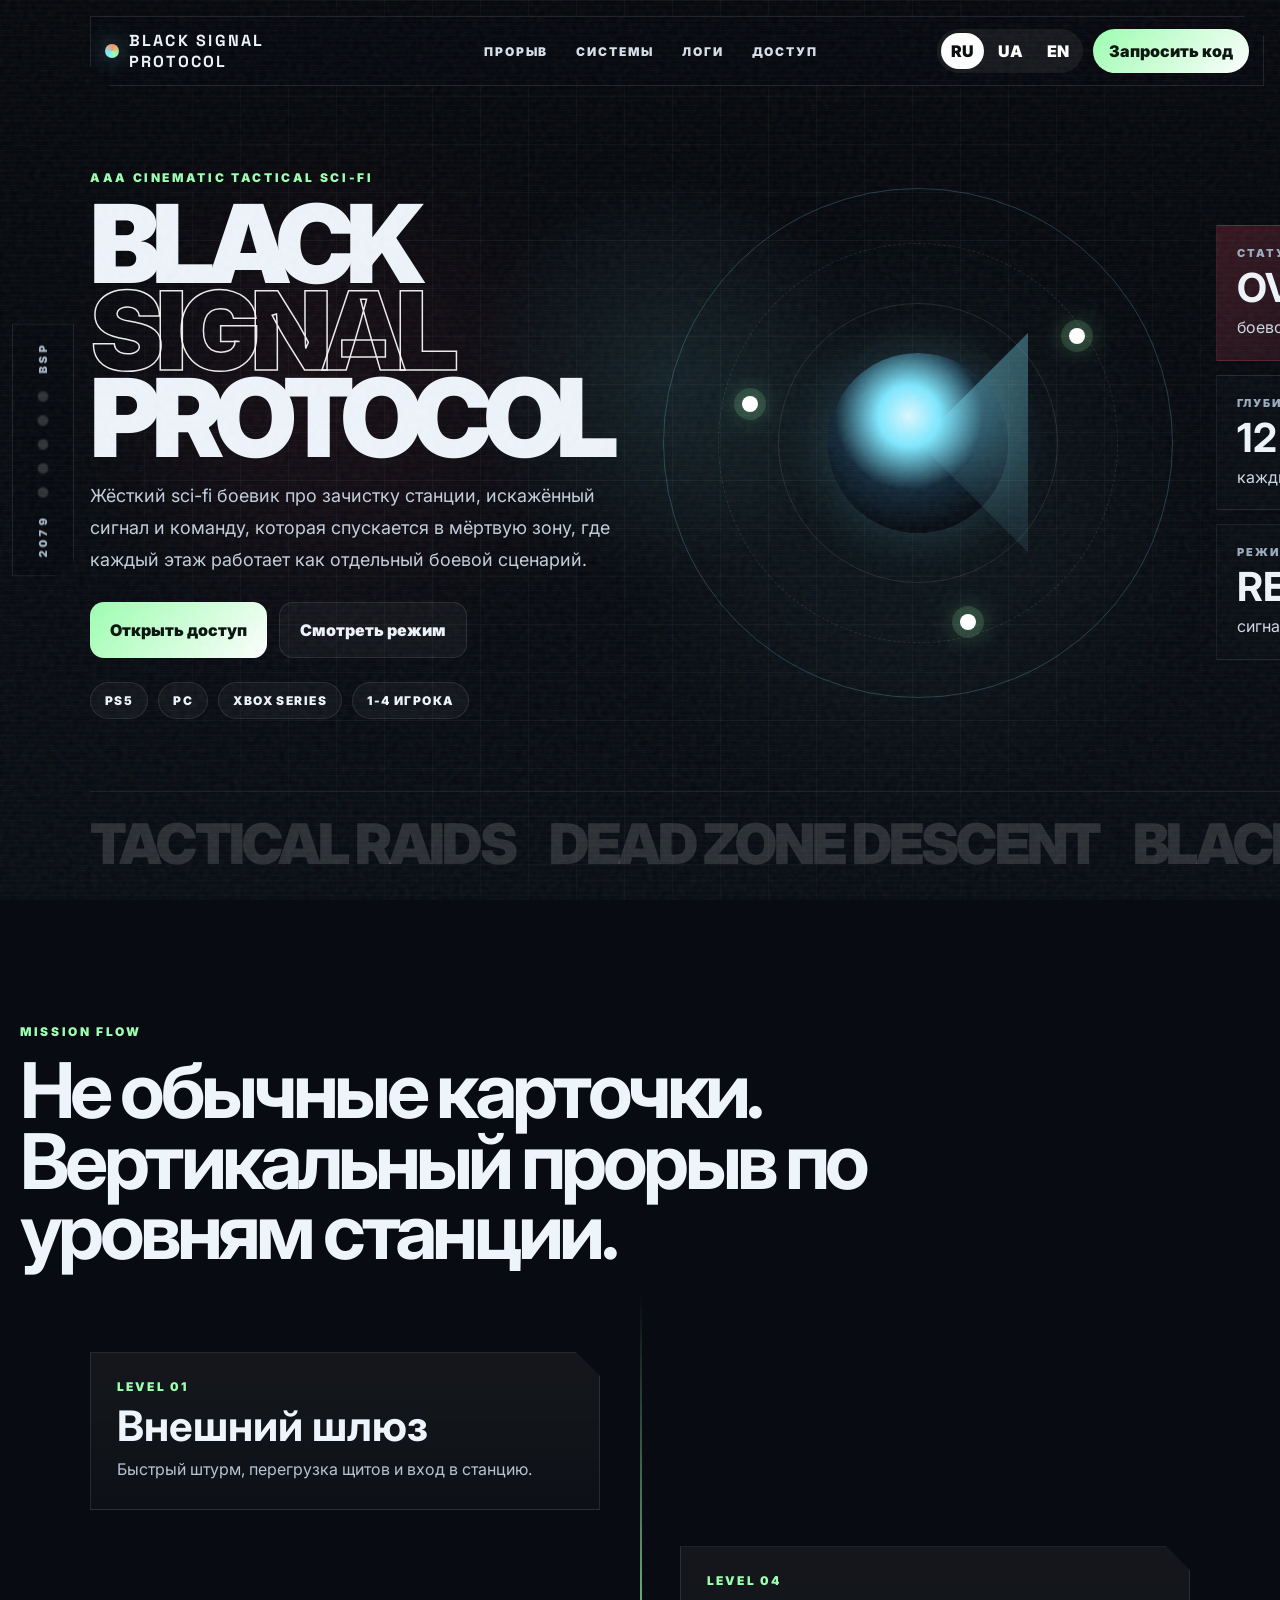
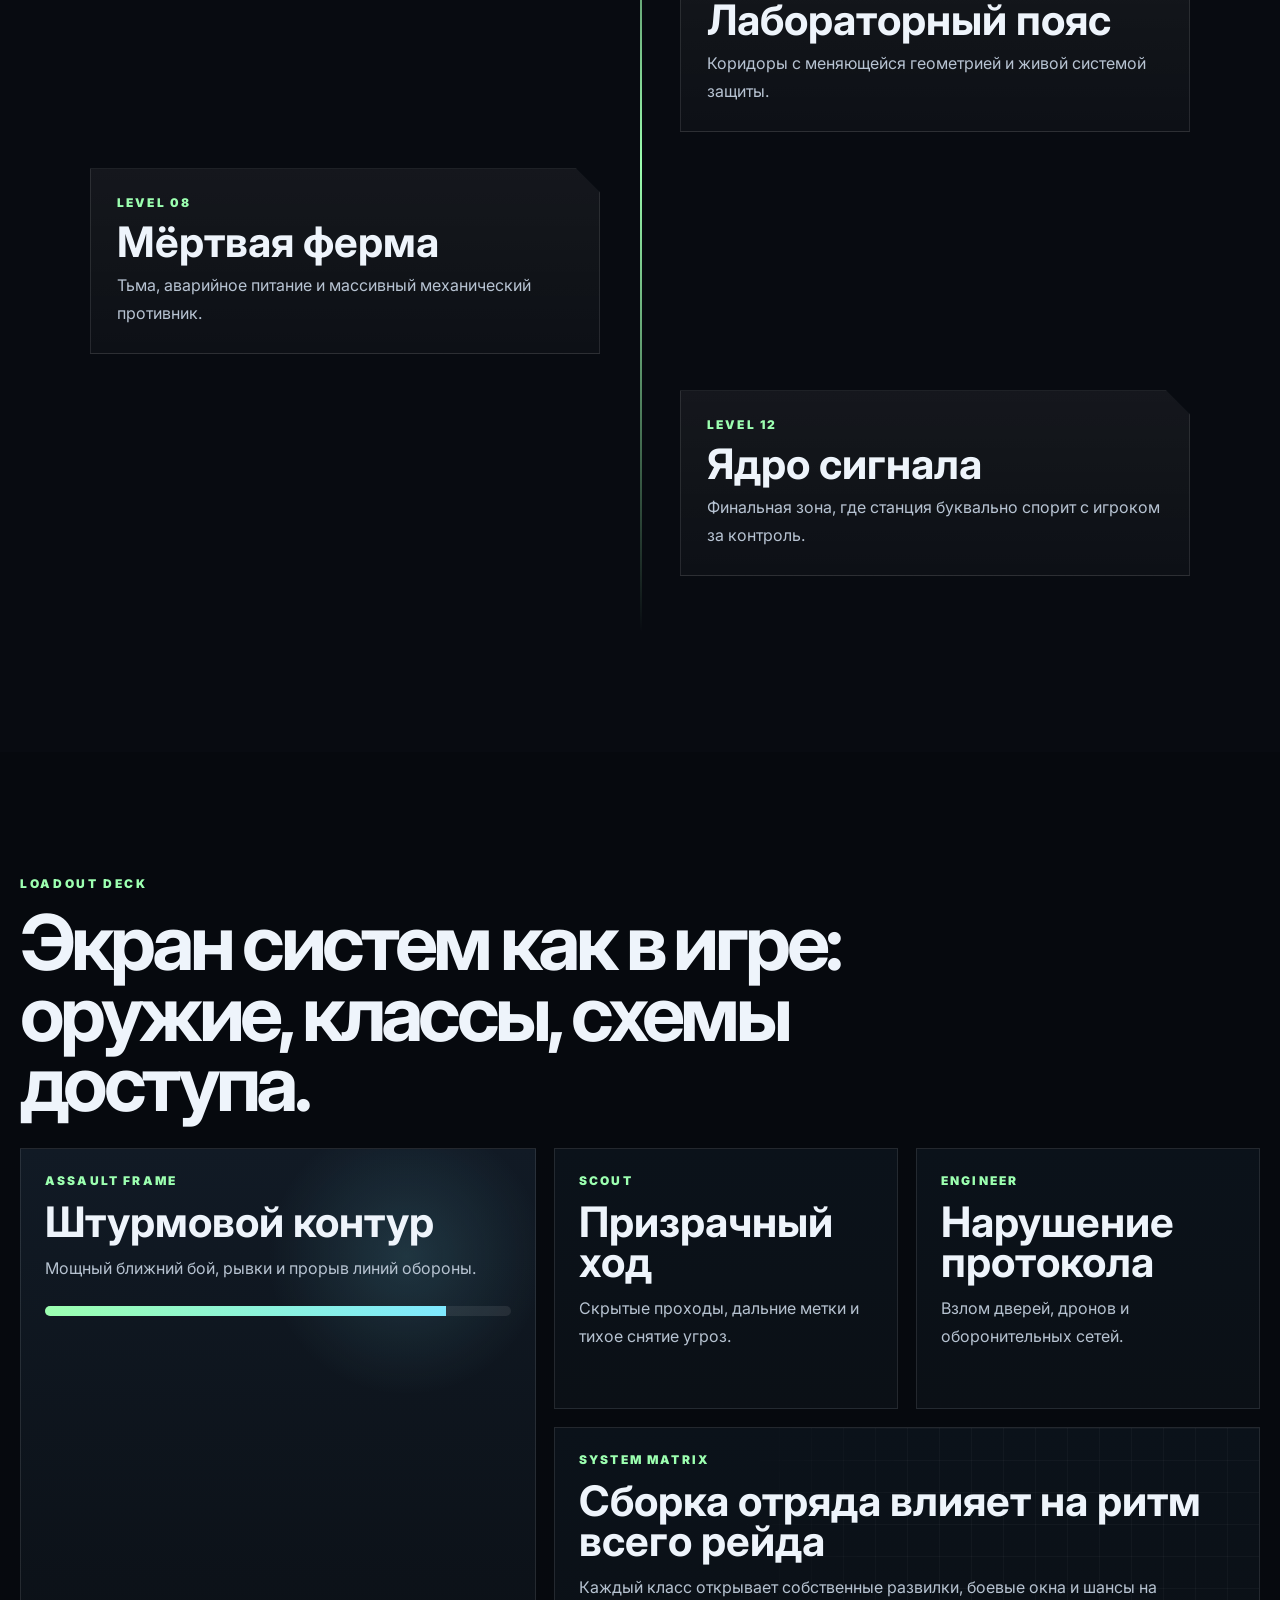
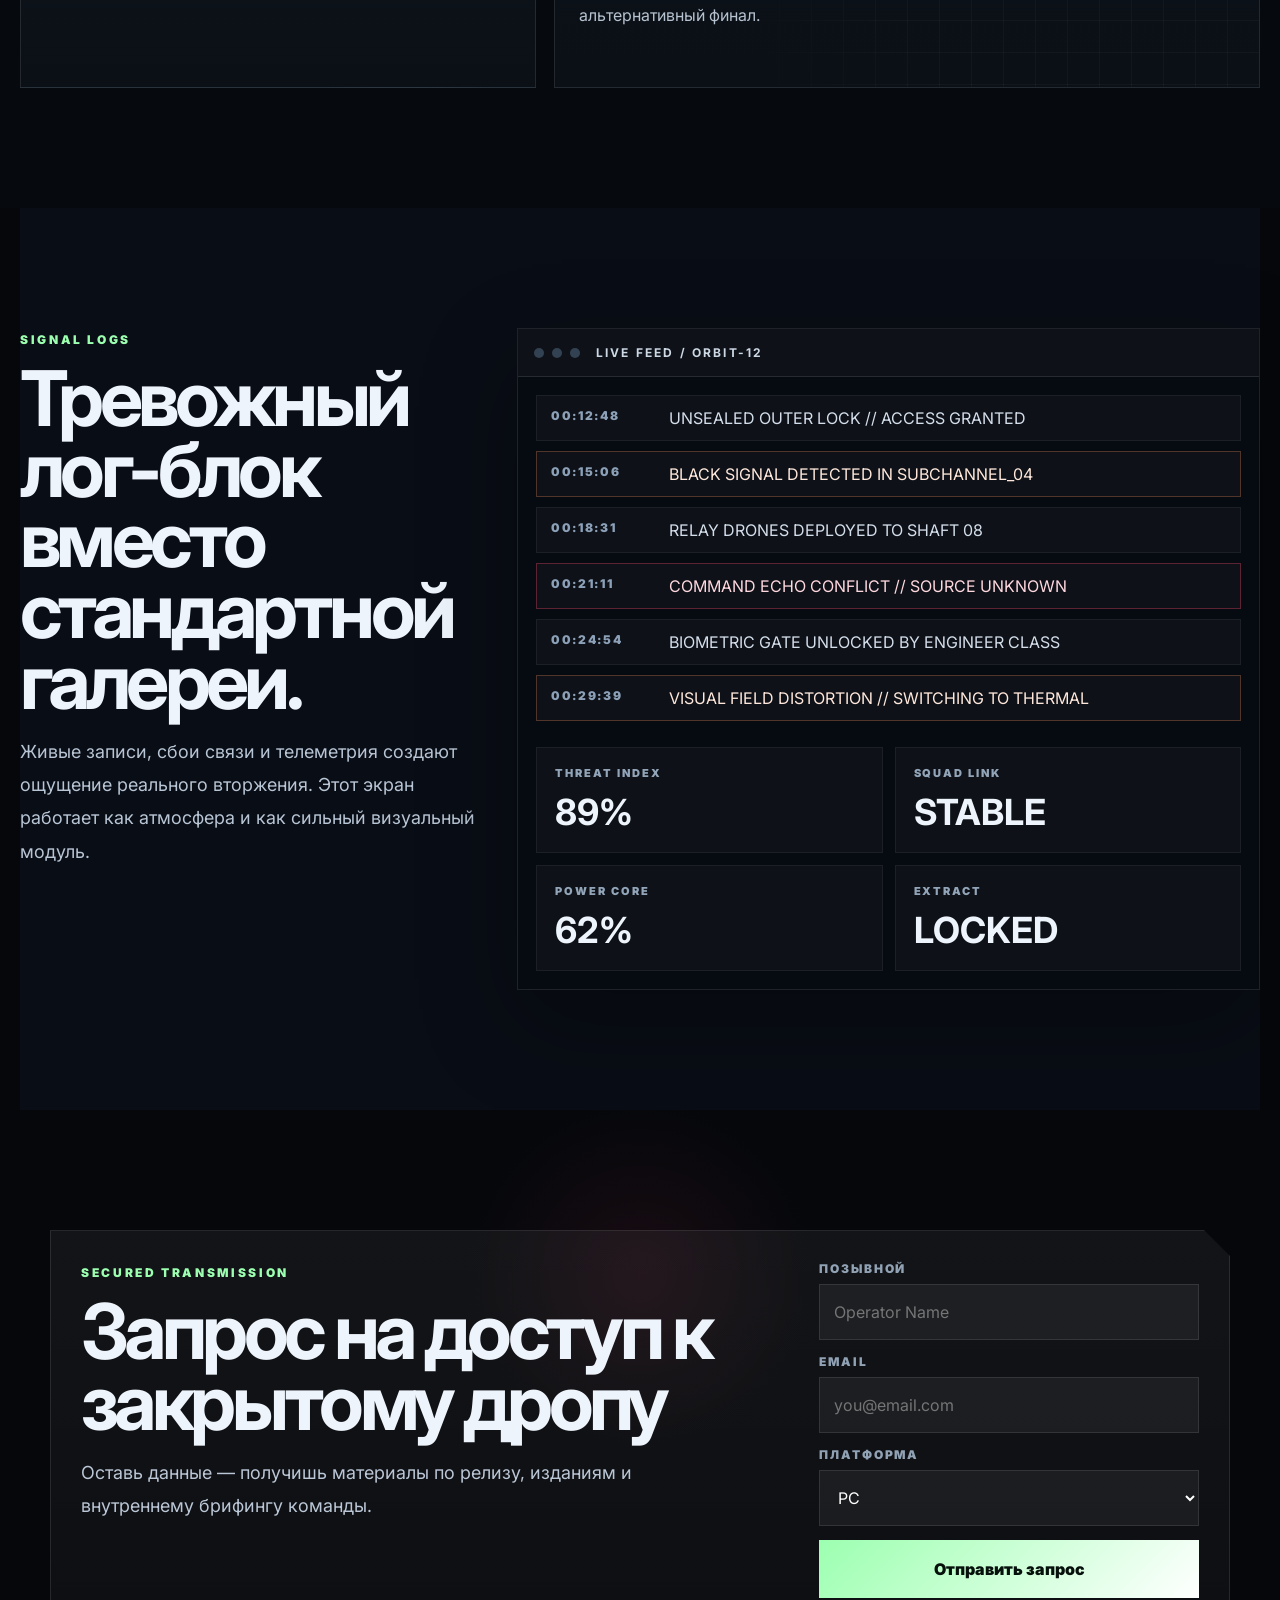
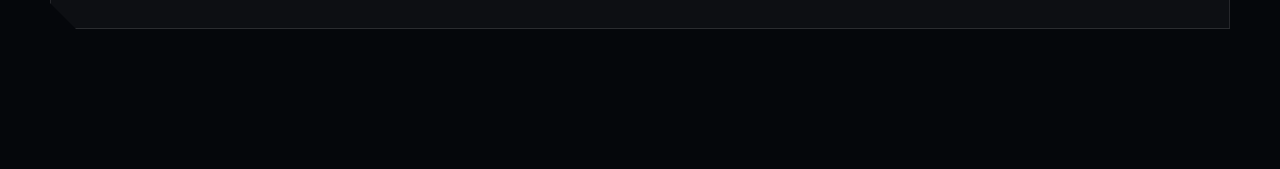
<file: Black Signal Protocol/index.html>
<!DOCTYPE html>
<html lang="ru">
<head>
  <meta charset="UTF-8" />
  <meta name="viewport" content="width=device-width, initial-scale=1.0" />
  <title>Black Signal Protocol</title>
  <link rel="preconnect" href="https://fonts.googleapis.com">
  <link rel="preconnect" href="https://fonts.gstatic.com" crossorigin>
  <link href="https://fonts.googleapis.com/css2?family=Inter:wght@400;500;600;700;800;900&family=Space+Grotesk:wght@500;700&display=swap" rel="stylesheet">
  <link rel="stylesheet" href="style.css" />
</head>
<body>
  <div class="boot-screen" id="bootScreen">
    <div class="boot-box">
      <span class="boot-label">INITIALIZING // BLACK SIGNAL PROTOCOL</span>
      <div class="boot-line"><i></i></div>
      <p>LINKING ORBITAL COMMAND...</p>
    </div>
  </div>

  <div class="noise"></div>
  <div class="scan"></div>
  <div class="cursor-glow"></div>

  <aside class="side-rail">
    <div class="rail-logo">BSP</div>
    <div class="rail-dots">
      <a href="#hero"></a>
      <a href="#breach"></a>
      <a href="#loadout"></a>
      <a href="#logs"></a>
      <a href="#access"></a>
    </div>
    <div class="rail-bottom">2079</div>
  </aside>

  <header class="topbar">
    <div class="brand">
      <span class="brand-mark"></span>
      <span>BLACK SIGNAL PROTOCOL</span>
    </div>

    <nav class="nav">
      <a href="#breach" data-ru="Прорыв" data-uk="Прорив" data-en="Breach">Прорыв</a>
      <a href="#loadout" data-ru="Системы" data-uk="Системи" data-en="Systems">Системы</a>
      <a href="#logs" data-ru="Логи" data-uk="Логи" data-en="Logs">Логи</a>
      <a href="#access" data-ru="Доступ" data-uk="Доступ" data-en="Access">Доступ</a>
    </nav>

    <div class="topbar-actions">
      <div class="lang-switch">
        <button type="button" data-lang="ru">RU</button>
        <button type="button" data-lang="uk">UA</button>
        <button type="button" data-lang="en">EN</button>
      </div>
      <a class="topbar-btn" href="#access" data-ru="Запросить код" data-uk="Запросити код" data-en="Request code">Запросить код</a>
    </div>
  </header>

  <main>
    <section id="hero" class="hero panel">
      <div class="hero-grid"></div>
      <div class="hero-glow hero-glow-a"></div>
      <div class="hero-glow hero-glow-b"></div>

      <div class="hero-left reveal">
        <span class="eyebrow">AAA CINEMATIC TACTICAL SCI-FI</span>
        <h1>
          <span data-ru="BLACK" data-uk="BLACK" data-en="BLACK">BLACK</span>
          <span class="outline" data-ru="SIGNAL" data-uk="SIGNAL" data-en="SIGNAL">SIGNAL</span>
          <span data-ru="PROTOCOL" data-uk="PROTOCOL" data-en="PROTOCOL">PROTOCOL</span>
        </h1>
        <p
          data-ru="Жёсткий sci-fi боевик про зачистку станции, искажённый сигнал и команду, которая спускается в мёртвую зону, где каждый этаж работает как отдельный боевой сценарий."
          data-uk="Жорсткий sci-fi бойовик про зачистку станції, спотворений сигнал і команду, що спускається в мертву зону, де кожен рівень працює як окремий бойовий сценарій."
          data-en="A hard-edged sci-fi action game about a station breach, a corrupted signal and a squad descending into a dead zone where every level behaves like a separate combat scenario.">
          Жёсткий sci-fi боевик про зачистку станции, искажённый сигнал и команду, которая спускается в мёртвую зону, где каждый этаж работает как отдельный боевой сценарий.
        </p>

        <div class="hero-actions">
          <a href="#access" class="btn-primary" data-ru="Открыть доступ" data-uk="Відкрити доступ" data-en="Open access">Открыть доступ</a>
          <a href="#breach" class="btn-secondary" data-ru="Смотреть режим" data-uk="Дивитися режим" data-en="View mode">Смотреть режим</a>
        </div>

        <div class="hero-tags">
          <span>PS5</span>
          <span>PC</span>
          <span>Xbox Series</span>
          <span data-ru="1-4 игрока" data-uk="1-4 гравці" data-en="1-4 players">1-4 игрока</span>
        </div>
      </div>

      <div class="hero-center reveal">
        <div class="orbital-shell">
          <div class="orbital-core"></div>
          <div class="orbital-ring ring-a"></div>
          <div class="orbital-ring ring-b"></div>
          <div class="orbital-ring ring-c"></div>
          <div class="orbital-slice"></div>
          <div class="orbital-ping p1"></div>
          <div class="orbital-ping p2"></div>
          <div class="orbital-ping p3"></div>
        </div>
      </div>

      <div class="hero-right reveal">
        <div class="info-block accent">
          <small data-ru="статус ядра" data-uk="статус ядра" data-en="core status">статус ядра</small>
          <b>OVERRIDE</b>
          <p data-ru="боевой контур активирован" data-uk="бойовий контур активований" data-en="combat loop enabled">боевой контур активирован</p>
        </div>
        <div class="info-block">
          <small data-ru="глубина сектора" data-uk="глибина сектору" data-en="sector depth">глубина сектора</small>
          <b>12 LEVELS</b>
          <p data-ru="каждый уровень — отдельный рейд" data-uk="кожен рівень — окремий рейд" data-en="each level is its own raid">каждый уровень — отдельный рейд</p>
        </div>
        <div class="info-block">
          <small data-ru="режим угрозы" data-uk="режим загрози" data-en="threat mode">режим угрозы</small>
          <b>RED VEIL</b>
          <p data-ru="сигнал подменяет маршрут" data-uk="сигнал підміняє маршрут" data-en="the signal rewrites the route">сигнал подменяет маршрут</p>
        </div>
      </div>

      <div class="hero-marquee">
        <div class="marquee-track">
          <span>TACTICAL RAIDS</span>
          <span>DEAD ZONE DESCENT</span>
          <span>BLACK SIGNAL</span>
          <span>CINEMATIC COMBAT</span>
          <span>TACTICAL RAIDS</span>
          <span>DEAD ZONE DESCENT</span>
          <span>BLACK SIGNAL</span>
          <span>CINEMATIC COMBAT</span>
        </div>
      </div>
    </section>

    <section id="breach" class="breach panel">
      <div class="section-head reveal">
        <span class="eyebrow">MISSION FLOW</span>
        <h2 data-ru="Не обычные карточки. Вертикальный прорыв по уровням станции." data-uk="Не звичайні картки. Вертикальний прорив рівнями станції." data-en="Not ordinary cards. A vertical breach through the station levels.">Не обычные карточки. Вертикальный прорыв по уровням станции.</h2>
      </div>

      <div class="shaft reveal">
        <div class="shaft-line"></div>

        <article class="shaft-room left">
          <span>LEVEL 01</span>
          <h3 data-ru="Внешний шлюз" data-uk="Зовнішній шлюз" data-en="Outer lock">Внешний шлюз</h3>
          <p data-ru="Быстрый штурм, перегрузка щитов и вход в станцию." data-uk="Швидкий штурм, перевантаження щитів і вхід у станцію." data-en="Fast assault, shield overload and entry into the station.">Быстрый штурм, перегрузка щитов и вход в станцию.</p>
        </article>

        <article class="shaft-room right">
          <span>LEVEL 04</span>
          <h3 data-ru="Лабораторный пояс" data-uk="Лабораторний пояс" data-en="Research belt">Лабораторный пояс</h3>
          <p data-ru="Коридоры с меняющейся геометрией и живой системой защиты." data-uk="Коридори зі змінною геометрією та живою системою захисту." data-en="Corridors with shifting geometry and a living defense system.">Коридоры с меняющейся геометрией и живой системой защиты.</p>
        </article>

        <article class="shaft-room left">
          <span>LEVEL 08</span>
          <h3 data-ru="Мёртвая ферма" data-uk="Мертва ферма" data-en="Dead farm">Мёртвая ферма</h3>
          <p data-ru="Тьма, аварийное питание и массивный механический противник." data-uk="Темрява, аварійне живлення і масивний механічний противник." data-en="Darkness, emergency power and a massive mechanical enemy.">Тьма, аварийное питание и массивный механический противник.</p>
        </article>

        <article class="shaft-room right">
          <span>LEVEL 12</span>
          <h3 data-ru="Ядро сигнала" data-uk="Ядро сигналу" data-en="Signal core">Ядро сигнала</h3>
          <p data-ru="Финальная зона, где станция буквально спорит с игроком за контроль." data-uk="Фінальна зона, де станція буквально сперечається з гравцем за контроль." data-en="The final zone where the station literally fights the player for control.">Финальная зона, где станция буквально спорит с игроком за контроль.</p>
        </article>
      </div>
    </section>

    <section id="loadout" class="loadout panel">
      <div class="section-head reveal">
        <span class="eyebrow">LOADOUT DECK</span>
        <h2 data-ru="Экран систем как в игре: оружие, классы, схемы доступа." data-uk="Екран систем як у грі: зброя, класи, схеми доступу." data-en="A systems deck like in-game: weapons, classes and access schemes.">Экран систем как в игре: оружие, классы, схемы доступа.</h2>
      </div>

      <div class="deck reveal">
        <article class="deck-card huge">
          <small>ASSAULT FRAME</small>
          <h3 data-ru="Штурмовой контур" data-uk="Штурмовий контур" data-en="Assault frame">Штурмовой контур</h3>
          <p data-ru="Мощный ближний бой, рывки и прорыв линий обороны." data-uk="Потужний ближній бій, ривки та прорив ліній оборони." data-en="Heavy close combat, dashes and frontline breach.">Мощный ближний бой, рывки и прорыв линий обороны.</p>
          <div class="meter"><i style="--v:86%"></i></div>
        </article>

        <article class="deck-card">
          <small>SCOUT</small>
          <h3 data-ru="Призрачный ход" data-uk="Примарний хід" data-en="Ghost route">Призрачный ход</h3>
          <p data-ru="Скрытые проходы, дальние метки и тихое снятие угроз." data-uk="Приховані проходи, дальні мітки та тихе зняття загроз." data-en="Hidden paths, long-range marks and silent threat removal.">Скрытые проходы, дальние метки и тихое снятие угроз.</p>
        </article>

        <article class="deck-card">
          <small>ENGINEER</small>
          <h3 data-ru="Нарушение протокола" data-uk="Порушення протоколу" data-en="Protocol breach">Нарушение протокола</h3>
          <p data-ru="Взлом дверей, дронов и оборонительных сетей." data-uk="Злам дверей, дронів і оборонних мереж." data-en="Hack doors, drones and defense meshes.">Взлом дверей, дронов и оборонительных сетей.</p>
        </article>

        <article class="deck-card wide-card">
          <div class="pulse-grid"></div>
          <small>SYSTEM MATRIX</small>
          <h3 data-ru="Сборка отряда влияет на ритм всего рейда" data-uk="Збірка загону впливає на ритм усього рейду" data-en="Squad composition changes the rhythm of the entire raid">Сборка отряда влияет на ритм всего рейда</h3>
          <p data-ru="Каждый класс открывает собственные развилки, боевые окна и шансы на альтернативный финал." data-uk="Кожен клас відкриває власні розвилки, бойові вікна та шанси на альтернативний фінал." data-en="Each class opens its own branches, combat windows and chances for an alternate ending.">Каждый класс открывает собственные развилки, боевые окна и шансы на альтернативный финал.</p>
        </article>
      </div>
    </section>

    <section id="logs" class="logs panel">
      <div class="logs-left reveal">
        <span class="eyebrow">SIGNAL LOGS</span>
        <h2 data-ru="Тревожный лог-блок вместо стандартной галереи." data-uk="Тривожний лог-блок замість стандартної галереї." data-en="A tense signal-log block instead of a standard gallery.">Тревожный лог-блок вместо стандартной галереи.</h2>
        <p
          data-ru="Живые записи, сбои связи и телеметрия создают ощущение реального вторжения. Этот экран работает как атмосфера и как сильный визуальный модуль."
          data-uk="Живі записи, збої звʼязку й телеметрія створюють відчуття реального вторгнення. Цей екран працює як атмосфера і як сильний візуальний модуль."
          data-en="Live recordings, communication failures and telemetry create a sense of real intrusion. This screen works as atmosphere and as a strong visual module.">
          Живые записи, сбои связи и телеметрия создают ощущение реального вторжения. Этот экран работает как атмосфера и как сильный визуальный модуль.
        </p>
      </div>

      <div class="terminal-wall reveal">
        <div class="terminal-header">
          <span></span><span></span><span></span>
          <b>LIVE FEED / ORBIT-12</b>
        </div>

        <div class="log-stream">
          <div class="log-row"><em>00:12:48</em><span>UNSEALED OUTER LOCK // ACCESS GRANTED</span></div>
          <div class="log-row warning"><em>00:15:06</em><span>BLACK SIGNAL DETECTED IN SUBCHANNEL_04</span></div>
          <div class="log-row"><em>00:18:31</em><span>RELAY DRONES DEPLOYED TO SHAFT 08</span></div>
          <div class="log-row danger"><em>00:21:11</em><span>COMMAND ECHO CONFLICT // SOURCE UNKNOWN</span></div>
          <div class="log-row"><em>00:24:54</em><span>BIOMETRIC GATE UNLOCKED BY ENGINEER CLASS</span></div>
          <div class="log-row warning"><em>00:29:39</em><span>VISUAL FIELD DISTORTION // SWITCHING TO THERMAL</span></div>
        </div>

        <div class="monitor-grid">
          <div class="monitor-card">
            <small>THREAT INDEX</small>
            <b>89%</b>
          </div>
          <div class="monitor-card">
            <small>SQUAD LINK</small>
            <b>STABLE</b>
          </div>
          <div class="monitor-card">
            <small>POWER CORE</small>
            <b>62%</b>
          </div>
          <div class="monitor-card">
            <small>EXTRACT</small>
            <b>LOCKED</b>
          </div>
        </div>
      </div>
    </section>

    <section id="access" class="access panel">
      <div class="access-shell reveal">
        <div class="access-copy">
          <span class="eyebrow">SECURED TRANSMISSION</span>
          <h2 data-ru="Запрос на доступ к закрытому дропу" data-uk="Запит на доступ до закритого дропу" data-en="Request access to the closed drop">Запрос на доступ к закрытому дропу</h2>
          <p
            data-ru="Оставь данные — получишь материалы по релизу, изданиям и внутреннему брифингу команды."
            data-uk="Залиши дані — отримаєш матеріали щодо релізу, видань і внутрішнього брифінгу команди."
            data-en="Leave your details and receive release materials, edition info and the internal team briefing.">
            Оставь данные — получишь материалы по релизу, изданиям и внутреннему брифингу команды.
          </p>
        </div>

        <form class="access-form">
          <label>
            <span data-ru="Позывной" data-uk="Позивний" data-en="Call sign">Позывной</span>
            <input type="text" placeholder="Operator Name">
          </label>
          <label>
            <span>Email</span>
            <input type="email" placeholder="you@email.com">
          </label>
          <label>
            <span data-ru="Платформа" data-uk="Платформа" data-en="Platform">Платформа</span>
            <select>
              <option>PC</option>
              <option>PS5</option>
              <option>Xbox Series</option>
            </select>
          </label>
          <button type="button" data-ru="Отправить запрос" data-uk="Надіслати запит" data-en="Send request">Отправить запрос</button>
        </form>
      </div>
    </section>
  </main>

  <script src="script.js"></script>
</body>
</html>
</file>
<file: Black Signal Protocol/style.css>
*{box-sizing:border-box}
html{scroll-behavior:smooth}
body{margin:0;overflow-x:hidden;background:#05070b;color:#eef4fb;font-family:Inter,sans-serif}
a{text-decoration:none;color:inherit}
button,input,select{font:inherit}
:root{
  --bg:#05070b;
  --panel:#0b1118;
  --line:rgba(255,255,255,.1);
  --line2:rgba(125,231,255,.18);
  --text:#eef4fb;
  --muted:#a5b3c4;
  --green:#9cffb0;
  --cyan:#7ee8ff;
  --orange:#ff8f5b;
  --red:#ff4d6d;
}
.noise{position:fixed;inset:0;pointer-events:none;z-index:300;opacity:.06;background-image:url("data:image/svg+xml,%3Csvg viewBox='0 0 180 180' xmlns='http://www.w3.org/2000/svg'%3E%3Cfilter id='n'%3E%3CfeTurbulence type='fractalNoise' baseFrequency='.8' numOctaves='3' stitchTiles='stitch'/%3E%3C/filter%3E%3Crect width='100%25' height='100%25' filter='url(%23n)'/%3E%3C/svg%3E")}
.scan{position:fixed;inset:0;pointer-events:none;z-index:250;background:repeating-linear-gradient(180deg,rgba(255,255,255,.02) 0 1px,transparent 1px 5px)}
.cursor-glow{position:fixed;z-index:0;pointer-events:none;width:340px;height:340px;border-radius:50%;translate:-50% -50%;filter:blur(22px);background:radial-gradient(circle,rgba(126,232,255,.14),transparent 66%)}
.boot-screen{position:fixed;inset:0;z-index:500;display:grid;place-items:center;background:#040608;transition:opacity .7s ease,visibility .7s ease}
.boot-screen.hide{opacity:0;visibility:hidden}
.boot-box{width:min(92vw,540px);padding:28px;border:1px solid var(--line2);background:rgba(8,12,18,.92)}
.boot-label{display:block;color:var(--green);font-size:12px;font-weight:900;letter-spacing:.2em;text-transform:uppercase}
.boot-line{height:8px;border-radius:999px;background:rgba(255,255,255,.08);overflow:hidden;margin:18px 0 12px}
.boot-line i{display:block;height:100%;width:0;background:linear-gradient(90deg,var(--green),var(--cyan));animation:bootline 1.2s ease forwards}
@keyframes bootline{to{width:100%}}
.boot-box p{margin:0;color:#dce6f2;letter-spacing:.1em;font-size:14px}

.side-rail{position:fixed;left:12px;top:50%;translate:0 -50%;z-index:120;width:62px;padding:18px 0;border:1px solid var(--line);background:rgba(6,9,14,.72);backdrop-filter:blur(16px);display:grid;justify-items:center;gap:18px;clip-path:polygon(0 0,100% 0,100% calc(100% - 18px),calc(100% - 18px) 100%,0 100%)}
.rail-logo,.rail-bottom{writing-mode:vertical-rl;transform:rotate(180deg);font-size:11px;font-weight:900;letter-spacing:.3em;color:#a9b8c9}
.rail-dots{display:grid;gap:14px}
.rail-dots a{width:10px;height:10px;border-radius:50%;background:rgba(255,255,255,.16);box-shadow:0 0 0 1px rgba(255,255,255,.06)}
.rail-dots a:hover{background:var(--green)}

.topbar{position:fixed;top:16px;left:90px;right:16px;z-index:120;display:grid;grid-template-columns:260px 1fr auto;gap:16px;align-items:center;padding:12px 14px;border:1px solid var(--line);background:rgba(6,9,14,.72);backdrop-filter:blur(16px);clip-path:polygon(0 0,calc(100% - 20px) 0,100% 20px,100% 100%,20px 100%,0 calc(100% - 20px))}
.brand{display:flex;align-items:center;gap:10px;font-family:"Space Grotesk",Inter,sans-serif;font-weight:700;letter-spacing:.14em}
.brand-mark{width:14px;height:14px;border-radius:50%;background:conic-gradient(from 130deg,var(--green),var(--cyan),var(--orange),var(--green));box-shadow:0 0 22px rgba(126,232,255,.5)}
.nav{display:flex;justify-content:center;gap:28px;color:#d7e0eb;font-size:12px;font-weight:900;letter-spacing:.16em;text-transform:uppercase}
.nav a{position:relative}.nav a:after{content:"";position:absolute;left:0;right:0;bottom:-8px;height:1px;background:linear-gradient(90deg,var(--green),var(--cyan));transform:scaleX(0);transform-origin:left;transition:.25s}.nav a:hover:after{transform:scaleX(1)}
.topbar-actions{display:flex;align-items:center;gap:10px}
.lang-switch{display:flex;gap:4px;padding:4px;border-radius:999px;background:rgba(255,255,255,.06)}
.lang-switch button{border:0;background:transparent;color:#fff;border-radius:999px;padding:8px 10px;font-weight:900;cursor:pointer}
.lang-switch button.active{background:#fff;color:#06080c}
.topbar-btn{padding:12px 16px;border-radius:999px;background:linear-gradient(135deg,var(--green),#fff);color:#07110c;font-weight:900}

.panel{position:relative}
.eyebrow{display:inline-block;color:var(--green);font-size:12px;font-weight:900;letter-spacing:.22em;text-transform:uppercase}
.hero{min-height:100vh;padding:112px 16px 0 90px;display:grid;grid-template-columns:1fr 560px 360px;grid-template-rows:1fr auto;gap:18px;overflow:hidden;background:radial-gradient(circle at 52% 42%,rgba(126,232,255,.1),transparent 24%),linear-gradient(180deg,#05070b,#080c12)}
.hero-grid{position:absolute;inset:0;background-image:linear-gradient(rgba(255,255,255,.035) 1px,transparent 1px),linear-gradient(90deg,rgba(255,255,255,.035) 1px,transparent 1px);background-size:48px 48px;mask-image:radial-gradient(circle at 52% 44%,black 0 54%,transparent 80%)}
.hero-glow{position:absolute;border-radius:50%;filter:blur(70px);opacity:.34}
.hero-glow-a{width:360px;height:360px;left:12%;top:24%;background:rgba(255,77,109,.15)}
.hero-glow-b{width:440px;height:440px;right:12%;bottom:18%;background:rgba(126,232,255,.12)}
.hero-left,.hero-center,.hero-right,.hero-marquee{position:relative;z-index:2}
.hero-left{align-self:center;padding-right:10px}
.hero-left h1{margin:14px 0 18px;font-size:clamp(78px,8.5vw,160px);line-height:.8;letter-spacing:-.08em;font-weight:900}
.hero-left h1 span{display:block}
.hero-left h1 .outline{color:transparent;-webkit-text-stroke:1.5px rgba(255,255,255,.92)}
.hero-left p{max-width:640px;color:#c3cedb;line-height:1.78;font-size:18px}
.hero-actions{display:flex;gap:12px;flex-wrap:wrap;margin-top:26px}
.btn-primary,.btn-secondary{display:inline-flex;align-items:center;justify-content:center;min-height:56px;padding:0 20px;border-radius:14px;font-weight:900}
.btn-primary{background:linear-gradient(135deg,var(--green),#fff);color:#07110c}
.btn-secondary{background:rgba(255,255,255,.04);border:1px solid var(--line)}
.hero-tags{display:flex;gap:10px;flex-wrap:wrap;margin-top:24px}
.hero-tags span{padding:10px 14px;border-radius:999px;border:1px solid var(--line);background:rgba(255,255,255,.04);font-size:12px;font-weight:900;letter-spacing:.12em;text-transform:uppercase}

.hero-center{display:grid;place-items:center}
.orbital-shell{position:relative;width:min(88vw,520px);aspect-ratio:1/1}
.orbital-core{position:absolute;left:50%;top:50%;width:180px;height:180px;translate:-50% -50%;border-radius:50%;background:radial-gradient(circle at 45% 35%,#d9f8ff 0,#7ee8ff 20%,#122838 48%,#060b12 75%);box-shadow:0 0 50px rgba(126,232,255,.2)}
.orbital-ring{position:absolute;left:50%;top:50%;translate:-50% -50%;border-radius:50%;border:1px solid rgba(255,255,255,.1)}
.ring-a{width:280px;height:280px;animation:spin 14s linear infinite}
.ring-b{width:400px;height:400px;border-style:dashed;animation:spin 19s linear infinite reverse}
.ring-c{width:510px;height:510px;border-color:rgba(126,232,255,.22)}
.orbital-slice{position:absolute;left:50%;top:50%;width:220px;height:220px;translate:-50% -50%;background:conic-gradient(from 40deg,rgba(126,232,255,.36),transparent 36%,rgba(255,77,109,.2) 54%,transparent 72%);clip-path:polygon(50% 50%,100% 0,100% 100%);animation:spin 9s linear infinite}
.orbital-ping{position:absolute;width:16px;height:16px;border-radius:50%;background:#fff;box-shadow:0 0 0 8px rgba(156,255,176,.14),0 0 28px rgba(156,255,176,.8)}
.p1{left:16%;top:41%}.p2{right:18%;top:28%}.p3{left:58%;bottom:14%}
@keyframes spin{to{transform:rotate(360deg)}}

.hero-right{display:grid;gap:14px;align-content:center}
.info-block{padding:20px;border:1px solid var(--line);background:rgba(10,15,22,.72);clip-path:polygon(0 0,calc(100% - 18px) 0,100% 18px,100% 100%,0 100%)}
.info-block small{display:block;color:#9aacbf;font-size:11px;letter-spacing:.18em;text-transform:uppercase;font-weight:900}
.info-block b{display:block;margin:10px 0 8px;font-size:40px;line-height:.92}
.info-block p{margin:0;color:#ced8e5;line-height:1.55}
.info-block.accent{background:linear-gradient(135deg,rgba(255,77,109,.18),rgba(10,15,22,.8));border-color:rgba(255,77,109,.3)}

.hero-marquee{grid-column:1 / 4;overflow:hidden;border-top:1px solid rgba(255,255,255,.08);padding:18px 0 22px}
.marquee-track{display:flex;gap:34px;min-width:max-content;animation:marquee 18s linear infinite}
.marquee-track span{font-size:56px;font-weight:900;letter-spacing:-.05em;color:rgba(255,255,255,.14)}
@keyframes marquee{to{transform:translateX(-50%)}}

.section-head{width:min(1280px,calc(100% - 40px));margin:0 auto 28px}
.section-head h2,.logs-left h2,.access-copy h2{margin:16px 0;font-size:clamp(44px,6vw,94px);line-height:.92;letter-spacing:-.06em;max-width:900px}

.breach{padding:120px 0;background:#080b11}
.shaft{position:relative;width:min(1100px,calc(100% - 40px));margin:0 auto;padding:20px 0}
.shaft-line{position:absolute;left:50%;top:0;bottom:0;width:2px;background:linear-gradient(180deg,transparent,var(--green),transparent)}
.shaft-room{position:relative;width:calc(50% - 40px);padding:26px;border:1px solid var(--line);background:linear-gradient(180deg,rgba(255,255,255,.05),rgba(255,255,255,.02));margin:36px 0;clip-path:polygon(0 0,calc(100% - 24px) 0,100% 24px,100% 100%,0 100%)}
.shaft-room.left{margin-right:auto}
.shaft-room.right{margin-left:auto}
.shaft-room span{display:block;color:var(--green);font-size:12px;font-weight:900;letter-spacing:.18em;text-transform:uppercase}
.shaft-room h3{margin:12px 0 10px;font-size:42px;line-height:.95}
.shaft-room p{margin:0;color:#b7c3d2;line-height:1.72}
.shaft-room:before{content:"";position:absolute;top:50%;width:18px;height:18px;border-radius:50%;background:#fff;box-shadow:0 0 0 7px rgba(156,255,176,.14),0 0 20px rgba(156,255,176,.75)}
.shaft-room.left:before{right:-49px}
.shaft-room.right:before{left:-49px}

.loadout{padding:120px 0;background:#06090e}
.deck{width:min(1280px,calc(100% - 40px));margin:0 auto;display:grid;grid-template-columns:1.2fr .8fr .8fr;gap:18px}
.deck-card{position:relative;min-height:260px;padding:24px;border:1px solid var(--line);background:linear-gradient(180deg,#0b121a,#0b1016);overflow:hidden}
.deck-card small{display:block;color:var(--green);font-size:12px;letter-spacing:.18em;text-transform:uppercase;font-weight:900}
.deck-card h3{margin:14px 0 12px;font-size:42px;line-height:.95}
.deck-card p{margin:0;color:#b6c2d0;line-height:1.76}
.deck-card.huge{grid-row:span 2;min-height:540px;background:
radial-gradient(circle at 75% 20%,rgba(126,232,255,.14),transparent 24%),
linear-gradient(180deg,#111a25,#0b1016)}
.meter{height:10px;border-radius:999px;background:rgba(255,255,255,.08);overflow:hidden;margin-top:24px}.meter i{display:block;height:100%;width:var(--v);background:linear-gradient(90deg,var(--green),var(--cyan))}
.wide-card{grid-column:2 / 4;min-height:260px}
.pulse-grid{position:absolute;inset:0;background-image:linear-gradient(rgba(255,255,255,.03) 1px,transparent 1px),linear-gradient(90deg,rgba(255,255,255,.03) 1px,transparent 1px);background-size:32px 32px;mask-image:radial-gradient(circle at 78% 45%,black 0 38%,transparent 68%)}

.logs{padding:120px 0;background:#090d15;display:grid;grid-template-columns:.78fr 1.22fr;gap:22px;width:min(1280px,calc(100% - 40px));margin:0 auto}
.logs-left p{color:#b8c5d5;line-height:1.84;font-size:18px;max-width:520px}
.terminal-wall{border:1px solid var(--line);background:#060a11;box-shadow:0 34px 90px rgba(0,0,0,.3)}
.terminal-header{height:48px;display:flex;align-items:center;gap:8px;padding:0 16px;border-bottom:1px solid var(--line);background:rgba(255,255,255,.03)}
.terminal-header span{width:10px;height:10px;border-radius:50%;background:#334252}
.terminal-header b{margin-left:8px;font-size:12px;letter-spacing:.18em;color:#cdd8e5}
.log-stream{padding:18px 18px 8px;display:grid;gap:10px}
.log-row{display:grid;grid-template-columns:104px 1fr;gap:14px;padding:12px 14px;border:1px solid rgba(255,255,255,.06);background:rgba(255,255,255,.03);color:#d4deea}
.log-row em{font-style:normal;color:#8ca0b8;font-size:12px;font-weight:900;letter-spacing:.14em}
.log-row.warning{border-color:rgba(255,143,91,.28);color:#ffe8db}
.log-row.danger{border-color:rgba(255,77,109,.32);color:#ffd8df}
.monitor-grid{padding:18px;display:grid;grid-template-columns:repeat(2,1fr);gap:12px}
.monitor-card{padding:18px;border:1px solid rgba(255,255,255,.06);background:rgba(255,255,255,.03)}
.monitor-card small{display:block;color:#92a4b8;font-size:11px;letter-spacing:.18em;text-transform:uppercase;font-weight:900}
.monitor-card b{display:block;margin-top:10px;font-size:36px}

.access{padding:120px 0 140px;background:radial-gradient(circle at 50% 25%,rgba(255,77,109,.08),transparent 22%),#05070b}
.access-shell{width:min(1180px,calc(100% - 40px));margin:0 auto;display:grid;grid-template-columns:1fr 380px;gap:26px;padding:30px;border:1px solid var(--line);background:linear-gradient(180deg,rgba(255,255,255,.05),rgba(255,255,255,.03));clip-path:polygon(0 0,calc(100% - 26px) 0,100% 26px,100% 100%,26px 100%,0 calc(100% - 26px))}
.access-copy p{max-width:560px;color:#bbc7d6;line-height:1.84;font-size:18px}
.access-form{display:grid;gap:14px}
.access-form label{display:grid;gap:8px}
.access-form span{color:#91a2b5;font-size:12px;font-weight:900;letter-spacing:.16em;text-transform:uppercase}
.access-form input,.access-form select{min-height:56px;border:1px solid var(--line);background:rgba(255,255,255,.05);color:#fff;padding:0 14px}
.access-form button{min-height:58px;border:0;background:linear-gradient(135deg,var(--green),#fff);color:#07110c;font-weight:900;cursor:pointer}

.reveal{opacity:0;transform:translateY(34px);transition:opacity .85s ease,transform .85s ease}
.reveal.visible{opacity:1;transform:translateY(0)}

@media(max-width:1200px){
  .hero{grid-template-columns:1fr;grid-template-rows:auto;gap:20px}
  .hero-marquee{grid-column:auto}
  .hero-center{order:-1}
  .logs,.access-shell{grid-template-columns:1fr}
  .deck{grid-template-columns:1fr 1fr}
  .deck-card.huge{grid-row:auto;min-height:340px}
  .wide-card{grid-column:auto}
}
@media(max-width:920px){
  .topbar{left:12px}
  .side-rail{display:none}
  .nav,.topbar-btn{display:none}
  .breach,.loadout,.logs,.access{padding-top:96px}
  .shaft-line{left:22px}
  .shaft-room{width:calc(100% - 52px);margin-left:auto}
  .shaft-room.left:before,.shaft-room.right:before{left:-39px;right:auto}
}
@media(max-width:760px){
  .topbar{grid-template-columns:1fr auto}
  .lang-switch{display:none}
  .hero{padding:98px 10px 0}
  .section-head,.logs,.access-shell,.deck,.shaft{width:min(100%,calc(100% - 20px))}
  .hero-left h1{font-size:68px}
  .hero-actions{display:grid}
  .deck,.monitor-grid{grid-template-columns:1fr}
  .shaft-room h3,.deck-card h3,.monitor-card b,.info-block b{font-size:30px}
  .hero-marquee span{font-size:34px}
}
</file>
